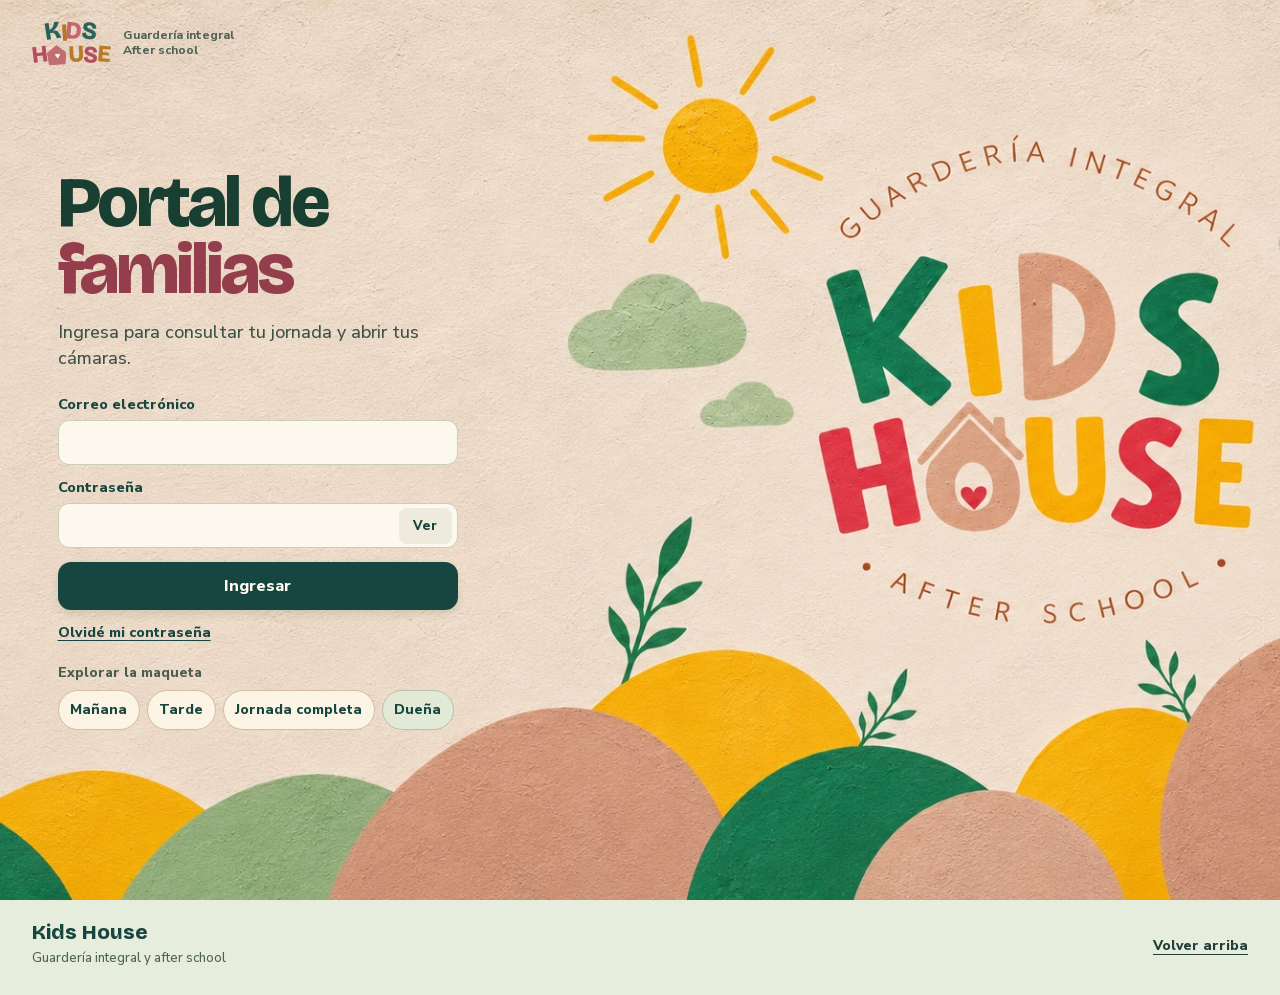
<file: index.html>
<!doctype html>
<html lang="es-CL">
<head>
  <meta charset="utf-8">
  <meta name="viewport" content="width=device-width, initial-scale=1">
  <meta name="theme-color" content="#f2e5d2">
  <meta name="robots" content="noindex">
  <meta name="description" content="Maqueta del portal de familias de Kids House. Prueba el ingreso, la jornada asignada y el mosaico de cámaras de demostración.">
  <title>Kids House · Portal de familias</title>
  <link rel="icon" href="assets/icon.png" type="image/png">
  <link rel="stylesheet" href="styles.css">
  <script type="module" src="portal.js"></script>
</head>
<body id="inicio">
  <a class="skip-link" href="#contenido">Ir al contenido</a>
  <header class="topbar">
    <div class="shell topbar-inner">
      <a class="brand" href="#inicio" aria-label="Kids House, inicio">
        <span class="wordmark" aria-hidden="true">
          <span class="wordmark-row wordmark-kids">
            <span>K</span><span>I</span><span>D</span><span>S</span>
          </span>
          <span class="wordmark-row wordmark-house">
            <span>H</span><span class="wordmark-home"><span>♥</span></span><span>U</span><span>S</span><span>E</span>
          </span>
        </span>
        <span class="brand-caption">Guardería integral<br>After school</span>
      </a>
      <nav class="owner-navigation" id="owner-navigation" aria-label="Portal de administración" hidden>
        <button type="button" data-owner-page="home" aria-controls="owner-home" aria-pressed="true">Inicio</button>
        <button type="button" data-owner-page="cameras" aria-controls="camaras" aria-pressed="false">Cámaras</button>
        <button type="button" data-owner-page="admin" aria-controls="admin-panel" aria-pressed="false">Administración</button>
      </nav>
      <button type="button" class="nav-link" id="sign-out" hidden>Cerrar sesión</button>
    </div>
  </header>

  <main id="contenido" tabindex="-1">
    <div class="hero" id="entry">
      <picture class="hero-wall">
        <source media="(max-width: 54rem)" srcset="assets/mural.jpg" width="1256" height="990">
        <img src="assets/mural-portada.jpg" width="1672" height="941"
          alt="Mural de Kids House con el nombre del centro, un sol y formas de colores" fetchpriority="high">
      </picture>
      <div class="shell hero-inner">
        <section class="hero-copy" id="sign-in" aria-labelledby="hero-title">
          <h1 id="hero-title" tabindex="-1">Portal de<br> <span>familias</span></h1>
          <p class="hero-description">Ingresa para consultar tu jornada y abrir tus cámaras.</p>
          <form class="entry-form" id="sign-in-form" method="post" autocomplete="off">
            <fieldset class="sign-in-fields" id="sign-in-fields" disabled>
              <label class="field" for="demo-user">
                Correo electrónico
                <input id="demo-user" name="correo" type="email" autocomplete="username" spellcheck="false" autocapitalize="none" required>
              </label>
              <div class="field">
                <label for="demo-password">Contraseña</label>
                <div class="password-field">
                  <input id="demo-password" name="clave" type="password" autocomplete="current-password" required>
                  <button type="button" id="toggle-password" aria-controls="demo-password" aria-label="Mostrar contraseña">Ver</button>
                </div>
              </div>
              <p class="form-error" id="sign-in-error" role="alert" hidden></p>
              <p class="access-feedback" id="sign-in-feedback" role="status" hidden></p>
              <button type="submit" class="button button-primary">Ingresar</button>
            </fieldset>
          </form>
          <button type="button" class="text-action forgotten-password" id="forgot-password">Olvidé mi contraseña</button>
          <div class="demo-access">
            <p id="demo-access-title">Explorar la maqueta</p>
            <div class="demo-options" role="group" aria-labelledby="demo-access-title">
              <button type="button" data-demo-family="morning">Mañana</button>
              <button type="button" data-demo-family="afternoon">Tarde</button>
              <button type="button" data-demo-family="full">Jornada completa</button>
              <button type="button" data-demo-family="owner">Dueña</button>
            </div>
          </div>
        </section>

        <section class="hero-copy access-pane" id="request-recovery" aria-labelledby="recovery-title" hidden>
          <h1 id="recovery-title" tabindex="-1">Recupera tu contraseña</h1>
          <p class="hero-description">Usa el correo con el que ingresas a Kids House.</p>
          <form class="entry-form access-form" id="recovery-form" method="post">
            <label class="field" for="recovery-email">Correo electrónico
              <input id="recovery-email" name="correo" type="email" autocomplete="email" required>
            </label>
            <button class="button button-primary" type="submit">Enviar código</button>
          </form>
          <button class="text-action forgotten-password" type="button" data-back-to-login>Volver al ingreso</button>
        </section>

        <section class="hero-copy access-pane" id="verify-recovery" aria-labelledby="verify-title" hidden>
          <h1 id="verify-title" tabindex="-1">Revisa tu correo</h1>
          <p class="hero-description">Si hay una cuenta asociada, recibirás un código de seis dígitos.</p>
          <details class="demo-inbox" id="demo-inbox">
            <summary>Abrir bandeja de prueba</summary>
            <p id="demo-inbox-message"></p>
            <p id="demo-inbox-code" hidden>Tu código es <strong></strong></p>
          </details>
          <form class="entry-form access-form" id="verify-form" method="post">
            <label class="field" for="verify-code">Código de recuperación
              <input id="verify-code" name="codigo" inputmode="numeric" autocomplete="one-time-code" maxlength="6" required>
            </label>
            <p class="form-error" id="verify-error" role="alert" hidden></p>
            <button class="button button-primary" type="submit">Verificar código</button>
          </form>
          <div class="access-links">
            <button class="text-action" type="button" id="resend-code">Generar otro código</button>
            <button class="text-action" type="button" id="change-recovery-email">Usar otro correo</button>
          </div>
        </section>

        <section class="hero-copy access-pane" id="password-setup" aria-labelledby="password-title" hidden>
          <h1 id="password-title" tabindex="-1">Crea tu contraseña</h1>
          <p class="hero-description" id="password-reason"></p>
          <form class="entry-form access-form" id="password-form" method="post">
            <label class="field" for="new-password">Nueva contraseña
              <input id="new-password" name="clave" type="password" autocomplete="new-password" minlength="8" maxlength="128" aria-describedby="password-hint" required>
            </label>
            <p class="admin-hint" id="password-hint">Usa al menos 8 caracteres y elige una clave de prueba para esta maqueta.</p>
            <label class="field" for="confirm-password">Repite la contraseña
              <input id="confirm-password" name="confirmacion" type="password" autocomplete="new-password" maxlength="128" required>
            </label>
            <p class="form-error" id="password-error" role="alert" hidden></p>
            <button class="button button-primary" type="submit">Guardar contraseña</button>
          </form>
          <button class="text-action forgotten-password" id="cancel-password-reset" type="button" data-back-to-login hidden>Volver al ingreso</button>
        </section>
      </div>
    </div>

    <section class="shell owner-home" id="owner-home" aria-labelledby="owner-title" hidden>
      <header class="owner-overview">
        <div>
          <p class="owner-date" id="owner-date"></p>
          <h1 id="owner-title" tabindex="-1">Resumen de Kids House</h1>
        </div>
        <button type="button" class="button button-primary" id="new-family-shortcut">Dar de alta a una familia <span aria-hidden="true">↗</span></button>
      </header>
      <dl class="owner-metrics" aria-label="Estadísticas del portal">
        <div><dt>Apoderados</dt><dd id="total-parents">0</dd></div>
        <div><dt>En línea</dt><dd id="total-online">0</dd></div>
        <div><dt>Peques inscritos</dt><dd id="total-children">0</dd></div>
        <div><dt>Accesos por activar</dt><dd id="total-pending">0</dd></div>
      </dl>
      <div class="owner-insights">
        <section class="insight-card" aria-labelledby="distribution-title">
          <h2 id="distribution-title">Apoderados por jornada</h2>
          <ul class="journey-distribution" id="journey-distribution"></ul>
        </section>
        <section class="insight-card" aria-labelledby="online-title">
          <h2 id="online-title">Apoderados conectados</h2>
          <p class="insight-note">Sesiones de prueba abiertas en este navegador.</p>
          <p class="online-empty" id="online-empty">Por ahora no hay apoderados conectados.</p>
          <ul class="online-list" id="online-list"></ul>
        </section>
      </div>
    </section>

    <section class="shell family-home" id="family-home" aria-labelledby="welcome-title" hidden>
      <div class="family-overview">
        <header class="family-welcome">
          <h1 id="welcome-title" tabindex="-1">Hola, familia de <span id="welcome-child"></span></h1>
          <p id="welcome-course"></p>
        </header>
        <section class="family-journey" aria-labelledby="journey-name">
          <p class="journey-label">Tu jornada</p>
          <h2 id="journey-name"></h2>
          <p class="journey-time" id="journey-hours"></p>
          <p class="journey-days">Lunes a viernes · Hora de Santiago</p>
        </section>
      </div>
      <section class="family-access" aria-labelledby="access-title">
        <span class="family-access-icon" aria-hidden="true"><span class="icon icon-camera"></span></span>
        <div class="family-access-copy">
          <h2 id="access-title">Cámaras</h2>
          <p role="status"><span id="access-state"></span> <span id="access-detail"></span></p>
        </div>
        <button type="button" class="button button-primary" id="open-cameras">Ver cámaras <span aria-hidden="true">↗</span></button>
      </section>
    </section>

    <section class="shell admin" id="admin-panel" aria-labelledby="admin-title" hidden>
      <header class="admin-heading">
        <h1 id="admin-title" tabindex="-1">Administración</h1>
        <p>Gestiona las inscripciones y el acceso de las familias.</p>
        <p class="admin-example">Maqueta con datos ficticios</p>
      </header>
      <div class="view-controls admin-controls" role="group" aria-label="Secciones de administración">
        <button type="button" data-admin-section="journeys" aria-controls="manage-journeys" aria-pressed="true">Jornadas</button>
        <button type="button" data-admin-section="courses" aria-controls="manage-courses" aria-pressed="false">Cursos</button>
        <button type="button" data-admin-section="children" aria-controls="manage-children" aria-pressed="false">Peques</button>
        <button type="button" data-admin-section="parents" aria-controls="manage-parents" aria-pressed="false">Familias</button>
      </div>

      <div class="admin-layout" id="manage-journeys" data-admin-pane="journeys">
        <form class="admin-card admin-form" id="new-journey" method="post" autocomplete="off">
          <h2>Nueva jornada</h2>
          <label class="field">Nombre <input type="text" name="nombre" required maxlength="70"></label>
          <div class="time-fields">
            <label class="field">Desde <input type="time" name="inicio" required></label>
            <label class="field">Hasta <input type="time" name="fin" required></label>
          </div>
          <p class="admin-hint">Lunes a viernes · Hora de Santiago</p>
          <button class="button button-primary" type="submit">Crear jornada</button>
          <p class="admin-feedback" role="status" hidden></p>
          <button class="text-action" type="button" data-next-input="#course-journey" data-admin-open="courses" hidden>Crear un curso con esta jornada →</button>
        </form>
        <section class="admin-card" aria-labelledby="registered-journeys">
          <h2 id="registered-journeys">Jornadas registradas</h2>
          <ul id="journey-records" class="admin-records"></ul>
        </section>
      </div>

      <div class="admin-layout" id="manage-courses" data-admin-pane="courses" hidden>
        <form class="admin-card admin-form" id="new-course" method="post" autocomplete="off">
          <h2>Nuevo curso</h2>
          <label class="field">Nombre del curso <input type="text" name="nombre" required maxlength="70"></label>
          <label class="field">Jornada <select name="jornada" id="course-journey" required></select></label>
          <button type="button" class="text-action" data-admin-open="journeys">Crear una jornada</button>
          <button class="button button-primary" type="submit">Crear curso</button>
          <p class="admin-feedback" role="status" hidden></p>
          <button class="text-action" type="button" data-next-input="#family-course" data-admin-open="parents" hidden>Inscribir una familia en este curso →</button>
        </form>
        <section class="admin-card" aria-labelledby="registered-courses">
          <h2 id="registered-courses">Cursos registrados</h2>
          <ul id="course-records" class="admin-records"></ul>
        </section>
      </div>

      <div class="admin-layout" id="manage-children" data-admin-pane="children" hidden>
        <form class="admin-card admin-form" id="new-child" method="post" autocomplete="off">
          <h2>Registrar niño o niña</h2>
          <label class="field">Nombre <input type="text" name="nombre" required maxlength="70"></label>
          <label class="field">Curso <select name="curso" id="child-course" aria-describedby="course-hint" required></select></label>
          <p class="admin-hint" id="course-hint">La jornada se toma del curso.</p>
          <button class="button button-primary" type="submit">Registrar niño o niña</button>
          <p class="admin-feedback" role="status" hidden></p>
          <button class="text-action" type="button" data-next-input="#parent-child" data-admin-open="parents" hidden>Vincular a su apoderado →</button>
        </form>
        <section class="admin-card" aria-labelledby="registered-children">
          <h2 id="registered-children">Niños y niñas registrados</h2>
          <ul id="child-records" class="admin-records"></ul>
        </section>
      </div>

      <div class="admin-layout admin-families" id="manage-parents" data-admin-pane="parents" hidden>
        <form class="admin-card family-registration" id="new-parent" method="post" autocomplete="off">
          <h2>Dar de alta una familia</h2>
          <div class="registration-fields">
            <fieldset>
              <legend>Niño o niña</legend>
              <label class="field">Inscripción <select name="nino" id="parent-child" required></select></label>
              <div class="new-child-fields" id="new-child-fields">
                <label class="field">Nombre del niño o niña <input type="text" name="nino_nombre" required maxlength="70"></label>
                <label class="field">Curso <select name="nino_curso" id="family-course" required></select></label>
                <button type="button" class="text-action" data-admin-open="courses">Crear un curso</button>
              </div>
              <p class="assignment-preview" id="family-assignment" aria-live="polite" hidden></p>
            </fieldset>
            <fieldset>
              <legend>Acceso del apoderado</legend>
              <label class="field">Nombre del apoderado <input type="text" name="nombre" required maxlength="70"></label>
              <label class="field">Correo electrónico <input type="email" name="correo" required maxlength="180" autocapitalize="none" spellcheck="false" aria-describedby="enrollment-hint"></label>
              <p class="admin-hint" id="enrollment-hint">Será su usuario. Al guardar se genera una clave temporal.</p>
            </fieldset>
          </div>
          <div class="registration-actions">
            <button class="button button-primary" type="submit">Crear acceso</button>
            <p class="admin-feedback" role="status" hidden></p>
          </div>
          <section class="temporary-access" id="temporary-access" aria-labelledby="temporary-title" hidden>
            <div>
              <h3 id="temporary-title">Acceso listo para entregar</h3>
              <p>El apoderado creará su propia contraseña al ingresar.</p>
              <dl>
                <div><dt>Correo</dt><dd id="temporary-email"></dd></div>
                <div><dt>Clave temporal</dt><dd><code id="temporary-password"></code></dd></div>
              </dl>
            </div>
            <button class="nav-link" id="copy-temporary" type="button">Copiar datos</button>
            <p class="admin-feedback" id="copy-feedback" role="status" hidden></p>
          </section>
        </form>
        <section class="admin-card" aria-labelledby="registered-parents">
          <h2 id="registered-parents">Familias registradas</h2>
          <ul id="parent-records" class="admin-records"></ul>
        </section>
      </div>
    </section>

    <section class="shell family-summary" id="family-summary" aria-labelledby="family-title" hidden>
      <span class="family-initial" id="family-initial" aria-hidden="true"></span>
      <div class="family-summary-text">
        <h1 id="family-title" tabindex="-1"></h1>
        <p id="family-details"></p>
      </div>
      <button type="button" class="nav-link" id="view-journey">Mi jornada</button>
    </section>

    <section class="shell viewer" id="camaras" aria-labelledby="viewer-title" hidden>
      <div class="viewer-heading">
        <div>
          <h2 id="viewer-title" tabindex="-1">Cámaras</h2>
          <p class="viewer-description">7 vistas con escenas de demostración</p>
        </div>
        <div class="view-controls" role="group" aria-label="Modo de visualización">
          <button type="button" id="grid-mode" aria-controls="camera-grid" aria-pressed="true">
            <span class="icon icon-grid" aria-hidden="true"></span> Mosaico
          </button>
          <button type="button" id="single-mode" aria-controls="single-view" aria-pressed="false">
            <span class="icon icon-single" aria-hidden="true"></span> Vista individual
          </button>
        </div>
      </div>
      <ul class="camera-grid" id="camera-grid" aria-label="Siete cámaras de demostración"></ul>

      <div class="single-view" id="single-view" hidden>
        <article class="featured" aria-labelledby="featured-title">
          <div class="featured-header">
            <p id="featured-number" class="channel-number"></p>
            <h3 id="featured-title" tabindex="-1"></h3>
          </div>
          <video id="camera-player" controls muted loop playsinline preload="metadata" aria-labelledby="featured-title"></video>
          <p id="player-message" class="player-message" role="status" hidden></p>
        </article>
        <div class="camera-picker">
          <h3>Elegir cámara</h3>
          <ul id="camera-picker" aria-label="Todas las cámaras"></ul>
        </div>
      </div>
    </section>
    <noscript><p class="shell">Activa JavaScript para probar el portal y explorar las cámaras de la maqueta.</p></noscript>
  </main>

  <footer class="footer">
    <div class="shell footer-inner">
      <div>
        <span class="footer-brand">Kids House</span>
        <span class="footer-description">Guardería integral y after school</span>
      </div>
      <a href="#inicio">Volver arriba</a>
    </div>
  </footer>
</body>
</html>
</file>
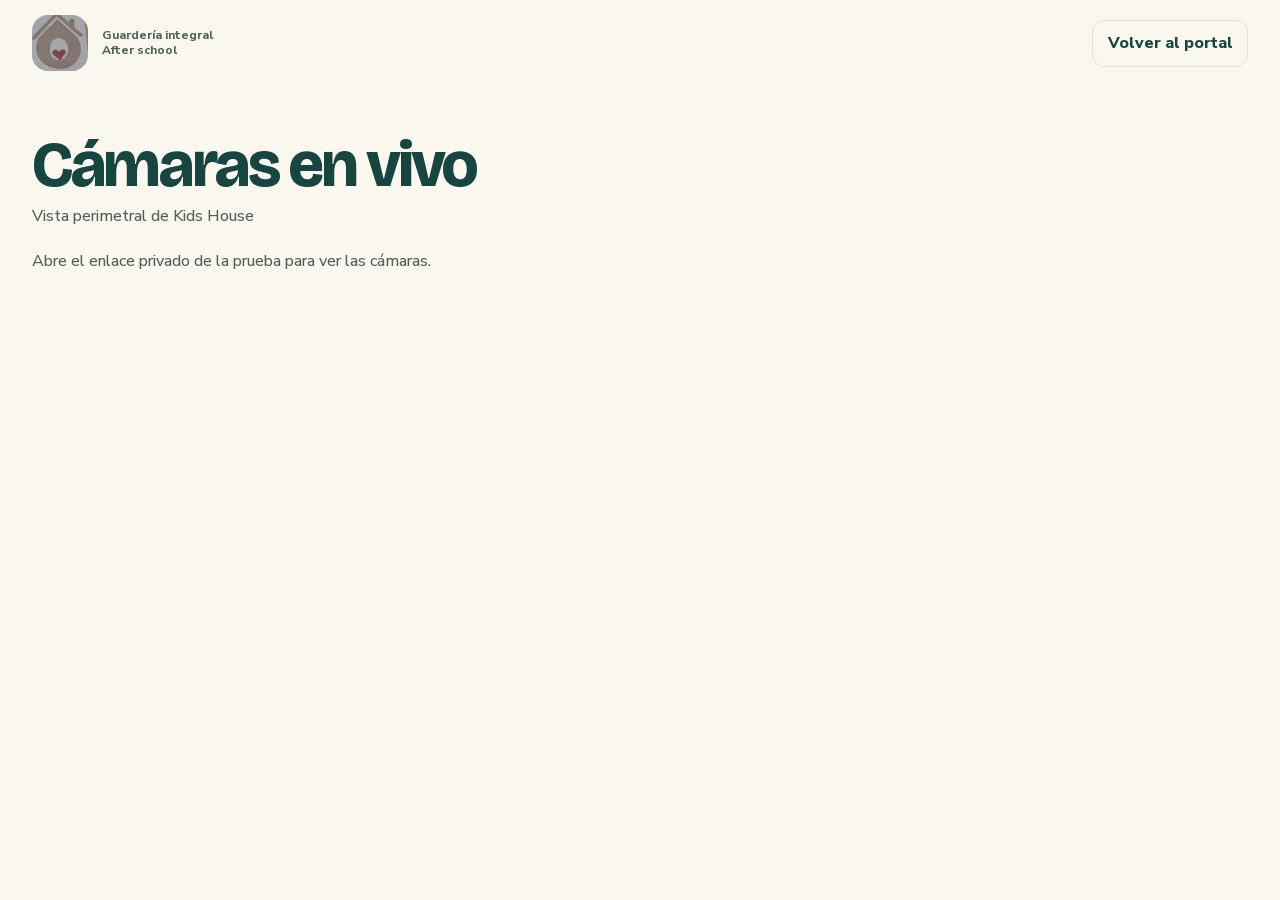
<file: en-vivo.html>
<!doctype html>
<html lang="es-CL">
<head>
  <meta charset="utf-8">
  <meta name="viewport" content="width=device-width, initial-scale=1">
  <meta name="theme-color" content="#f9f7ee">
  <meta name="robots" content="noindex">
  <meta name="referrer" content="no-referrer">
  <title>Cámaras en vivo · Kids House</title>
  <link rel="icon" href="assets/icon.png" type="image/png">
  <link rel="stylesheet" href="styles.css">
  <script src="en-vivo.js" defer></script>
</head>
<body>
  <a class="skip-link" href="#contenido">Ir al contenido</a>
  <header class="topbar">
    <div class="shell topbar-inner">
      <a href="./" class="brand" aria-label="Kids House, inicio">
        <img class="live-logo" src="assets/icon.png" width="56" height="56" alt="">
        <span class="brand-caption">Guardería integral<br>After school</span>
      </a>
      <a class="nav-link" href="./">Volver al portal</a>
    </div>
  </header>
  <main class="shell live-review" id="contenido" tabindex="-1">
    <h1>Cámaras en vivo</h1>
    <p>Vista perimetral de Kids House</p>
    <p id="live-message" role="status">Abre el enlace privado de la prueba para ver las cámaras.</p>
    <iframe id="live-frame" class="live-frame" title="Visor privado de las cámaras de Kids House"
      referrerpolicy="no-referrer" sandbox="allow-forms allow-scripts allow-same-origin"
      allow="autoplay; fullscreen" hidden></iframe>
  </main>
</body>
</html>
</file>
<file: styles.css>
@font-face {
  font-family: "Bricolage Grotesque";
  src: url("assets/bricolage.woff2") format("woff2");
  font-style: normal;
  font-weight: 400 800;
  font-display: swap;
}

@font-face {
  font-family: "Nunito Sans";
  src: url("assets/nunito-sans.woff2") format("woff2");
  font-style: normal;
  font-weight: 400 800;
  font-display: swap;
}

:root {
  color-scheme: light;
  --body: "Nunito Sans", sans-serif;
  --display: "Bricolage Grotesque", "Nunito Sans", sans-serif;
  --background: #f9f7ee;
  --paper: #fffdf6;
  --forest: #174640;
  --ink: #213f38;
  --muted: #4e6258;
  --sage: #dae8d4;
  --honey: #e8b653;
  --peach: #e78b64;
  --berry: #b84f64;
  --line: #e0e5d8;
  background: var(--background);
  color: var(--ink);
  font: 500 1rem/1.5 var(--body);
  scroll-behavior: smooth;
}

*, *::before, *::after { box-sizing: border-box; }
body {
  display: flex;
  flex-direction: column;
  min-height: 100vh;
  min-height: 100svh;
  margin: 0;
}
body > main { flex: 1; }
button { font: inherit; }
a { color: inherit; }
img { display: block; max-width: 100%; }
[hidden] { display: none !important; }
:focus-visible { outline: 3px solid #a54c62; outline-offset: 4px; }
.shell { width: min(100% - 3.5rem, 76rem); margin-inline: auto; }
.skip-link {
  position: fixed;
  z-index: 2;
  inset: .75rem auto auto .75rem;
  transform: translateY(-200%);
  padding: .65rem .95rem;
  color: white;
  background: var(--forest);
  border-radius: .6rem;
}
.skip-link:focus { transform: translateY(0); }

.topbar-inner, .footer-inner {
  display: flex;
  align-items: center;
  justify-content: space-between;
  gap: 1.5rem;
}
.topbar-inner { min-height: 5.4rem; }
.topbar-inner:has(.owner-navigation:not([hidden])) {
  display: grid;
  grid-template-columns: auto minmax(0, 1fr) auto;
}
.owner-navigation {
  display: flex;
  justify-self: center;
  gap: .3rem;
  padding: .3rem;
  border: 1px solid #e2e6d8;
  border-radius: 1rem;
  background: #efefe3;
}
.owner-navigation button {
  min-height: 2.65rem;
  padding: .35rem .95rem;
  border: 0;
  border-radius: .72rem;
  background: transparent;
  color: var(--forest);
  font-size: .93rem;
  font-weight: 850;
  cursor: pointer;
}
.owner-navigation button:hover { background: #e0e8d6; }
.owner-navigation button[aria-pressed="true"] { background: var(--forest); color: var(--paper); }
body:has(.hero:not([hidden])) .topbar {
  position: absolute;
  z-index: 2;
  inset: 0 0 auto;
}
.brand {
  display: inline-flex;
  align-items: center;
  gap: .85rem;
  flex-shrink: 0;
  text-decoration: none;
}
.wordmark {
  display: grid;
  justify-items: center;
  font: 800 1.48rem/.84 var(--display);
  font-variation-settings: "opsz" 78;
  letter-spacing: -.06em;
}
.wordmark-row { display: flex; align-items: center; gap: .045em; }
.wordmark-kids { font-size: 1.05em; padding-bottom: .12em; }
.wordmark-kids > :nth-child(1) { color: #27635b; transform: rotate(-9deg); }
.wordmark-kids > :nth-child(2) { color: #b37926; transform: rotate(-4deg) translateY(.06em); }
.wordmark-kids > :nth-child(3) { color: #c46870; transform: rotate(5deg); }
.wordmark-kids > :nth-child(4) { color: #2a6257; transform: rotate(7deg); }
.wordmark-house > :nth-child(1) { color: #b54c60; transform: rotate(-7deg); }
.wordmark-house > :nth-child(3) { color: #b97a29; transform: rotate(-3deg); }
.wordmark-house > :nth-child(4) { color: #b54c60; transform: rotate(4deg); }
.wordmark-house > :nth-child(5) { color: #b97a29; transform: rotate(5deg); }
.wordmark-home {
  display: inline-grid;
  place-items: end center;
  width: .82em;
  height: .85em;
  margin: 0 .03em;
  padding-bottom: .16em;
  color: #fff8ee;
  background: #c16d72;
  clip-path: polygon(50% 0, 100% 38%, 93% 99%, 8% 99%, 0 38%);
  transform: rotate(-3deg);
}
.wordmark-home > span { font: 800 .39em/1 var(--body); }
.brand-caption {
  font-size: .76rem;
  font-weight: 750;
  line-height: 1.23;
  color: var(--muted);
}
.live-logo { width: 3.5rem; height: 3.5rem; border-radius: 1rem; }
.live-review { padding-block: clamp(1.1rem, 4vw, 3rem) 3rem; }
.live-review h1 {
  margin-bottom: .45rem;
  font: 780 clamp(2.25rem, 5vw, 4.25rem)/.98 var(--display);
  letter-spacing: -.052em;
  color: var(--forest);
}
.live-review p { margin-bottom: 1.3rem; color: var(--muted); }
.live-frame {
  display: block;
  width: 100%;
  height: 34rem;
  border: 0;
  border-radius: 1.15rem;
  background: #0d141a;
}
.nav-link {
  display: inline-flex;
  align-items: center;
  gap: .6rem;
  padding: .65rem .9rem;
  border: 1px solid var(--line);
  border-radius: .75rem;
  background: transparent;
  font-weight: 800;
  color: var(--forest);
  text-decoration: none;
  cursor: pointer;
}
.nav-link:hover { background: var(--sage); }

.hero {
  position: relative;
  display: grid;
  min-height: max(42rem, 100svh);
  overflow: hidden;
  isolation: isolate;
  background: #f2e5d2;
}
.hero-wall {
  position: absolute;
  inset: 0;
  z-index: -1;
}
.hero-wall img {
  width: 100%;
  height: 100%;
  object-fit: cover;
  object-position: center bottom;
}
.hero-inner {
  display: grid;
  align-items: center;
  padding-block: clamp(7rem, 10vw, 9rem) clamp(7.25rem, 10vw, 9.5rem);
}
.hero-copy {
  max-width: min(28rem, 40vw);
  margin-inline-start: clamp(0rem, 2vw, 2rem);
}
h1, h2, h3, p { margin-top: 0; }
.hero h1 {
  margin-bottom: 1rem;
  font: 800 clamp(3.6rem, 5.65vw, 6.2rem)/.92 var(--display);
  font-variation-settings: "opsz" 85;
  letter-spacing: -.043em;
  color: #193f32;
}
.hero h1 span { color: #943e4d; overflow-wrap: anywhere; }
#hero-title span { white-space: nowrap; }
.hero-description {
  max-width: 24rem;
  margin-bottom: 1.4rem;
  color: #3d5348;
  font-size: clamp(1.02rem, 1.4vw, 1.175rem);
  line-height: 1.47;
}
.button {
  display: inline-flex;
  align-items: center;
  gap: .7rem;
  min-height: 3rem;
  padding: .65rem 1.15rem;
  border: 0;
  border-radius: .82rem;
  font-size: 1rem;
  font-weight: 850;
  text-decoration: none;
  cursor: pointer;
}
.button-primary { color: #fffcf1; background: var(--forest); }
.button-primary:hover { background: #286458; }
.button-primary:disabled { background: #d5dbca; color: #4d6156; cursor: not-allowed; }

.entry-form { max-width: 25rem; }
.sign-in-fields {
  display: grid;
  gap: .72rem;
  min-inline-size: 0;
  margin: 0;
  padding: 0;
  border: 0;
}
.field {
  display: grid;
  gap: .27rem;
  color: var(--forest);
  font-size: .91rem;
  font-weight: 850;
}
.field input, .field select {
  width: 100%;
  min-height: 2.82rem;
  padding: .56rem .73rem;
  border: 1px solid #cbcfb7;
  border-radius: .69rem;
  background: #fffdf2;
  color: var(--ink);
  font: 650 1rem/1.25 var(--body);
}
.field select {
  appearance: none;
  padding-right: 1.9rem;
  background-image: linear-gradient(45deg, transparent 50%, #446359 50%),
    linear-gradient(135deg, #446359 50%, transparent 50%);
  background-position: calc(100% - 15px) 53%, calc(100% - 10px) 53%;
  background-size: 5px 5px;
  background-repeat: no-repeat;
}
.field input:hover, .field select:hover { border-color: #8a9f8b; }
.entry-form .button { justify-content: center; width: 100%; }
.sign-in-fields input { background: #fffdf4df; }
.password-field { position: relative; }
.password-field input { padding-right: 5rem; }
.password-field button {
  position: absolute;
  inset: .28rem .34rem .28rem auto;
  min-width: 3.35rem;
  padding: .1rem .56rem;
  border: 0;
  border-radius: .5rem;
  background: #eeeadd;
  color: var(--forest);
  font: 800 .82rem var(--body);
  cursor: pointer;
}
.password-field button:hover { background: var(--sage); }
.sign-in-fields .button {
  margin-top: .12rem;
  box-shadow: 0 .26rem .55rem #2f542a22;
}
.form-error { margin: 0; color: #8a3144; font-size: .9rem; font-weight: 750; }
.access-feedback { margin: 0; color: #255746; font-size: .91rem; font-weight: 800; }
.hero .access-pane h1 { font-size: clamp(2.65rem, 4.6vw, 4.8rem); line-height: .98; }
.access-form { display: grid; gap: .83rem; }
.access-form input { background: #fffdf4ef; }
.forgotten-password { margin-top: .56rem; }
.access-links { display: flex; flex-wrap: wrap; gap: .4rem .85rem; margin-top: .56rem; }
.demo-inbox {
  max-width: 25rem;
  margin-bottom: .9rem;
  padding: .68rem .85rem;
  border: 1px solid #d4ccb6;
  border-radius: .75rem;
  background: #fff9e9e6;
  color: var(--forest);
  font-size: .88rem;
}
.demo-inbox summary { font-weight: 850; cursor: pointer; }
.demo-inbox p { margin: .48rem 0 0; overflow-wrap: anywhere; }
.demo-inbox strong { font-size: 1.1rem; letter-spacing: .08em; }
.demo-access { max-width: 25rem; margin-top: 1rem; }
.demo-access p { margin-bottom: .42rem; color: #4b5d4e; font-size: .88rem; font-weight: 780; }
.demo-options { display: flex; flex-wrap: wrap; gap: .42rem; }
.demo-options button {
  min-height: 2.5rem;
  padding: .36rem .73rem;
  border: 1px solid #cebea2;
  border-radius: 1.5rem;
  background: #fff9ead6;
  color: var(--forest);
  font-size: .875rem;
  font-weight: 800;
  cursor: pointer;
}
.demo-options [data-demo-family="owner"] { background: #e2ead7; border-color: #b6c3ac; }
.demo-options button:hover { background: var(--sage); border-color: #a5b8a1; }

.owner-home { display: grid; gap: 1.18rem; padding-bottom: clamp(2.4rem, 6vw, 5rem); }
.owner-overview {
  display: flex;
  align-items: end;
  justify-content: space-between;
  gap: 1.2rem;
  padding: clamp(1.4rem, 4.9vw, 3.4rem);
  border-radius: 1.9rem;
  background:
    radial-gradient(ellipse 24rem 15rem at 104% 125%, #c9d9bf 0 75%, transparent 75.5%),
    radial-gradient(ellipse 27rem 14rem at 86% 146%, #edd28f 0 75%, transparent 75.5%),
    radial-gradient(ellipse 16rem 12rem at 100% -40%, #e8bcaa 0 75%, transparent 75.5%),
    #f3e9d6;
}
.owner-date { margin: 0 0 .65rem; color: var(--muted); font-size: .92rem; font-weight: 850; }
.owner-date::first-letter { text-transform: uppercase; }
.owner-overview h1 { margin: 0; color: var(--forest); font: 800 clamp(2.4rem, 5.3vw, 4.65rem)/.98 var(--display); letter-spacing: -.047em; }
.owner-overview .button { flex: none; white-space: nowrap; }
.owner-metrics { display: grid; grid-template-columns: repeat(4, minmax(0, 1fr)); gap: .8rem; margin: 0; }
.owner-metrics > div {
  display: grid;
  gap: .65rem;
  align-content: space-between;
  min-width: 0;
  padding: clamp(.95rem, 2.6vw, 1.5rem);
  border: 1px solid var(--line);
  border-radius: 1.22rem;
  background: var(--paper);
}
.owner-metrics > div:nth-child(2) { background: #e9efde; }
.owner-metrics > div:nth-child(4) { background: #f7ecde; border-color: #ede3d7; }
.owner-metrics dt { color: var(--muted); font-size: .91rem; font-weight: 850; line-height: 1.3; }
.owner-metrics dd { margin: 0; color: var(--forest); font: 800 clamp(2.05rem, 4.15vw, 3.4rem)/1 var(--display); font-variant-numeric: tabular-nums; }
.owner-insights { display: grid; grid-template-columns: minmax(0, 1.2fr) minmax(0, 1fr); gap: .9rem; }
.insight-card {
  min-width: 0;
  padding: clamp(1.05rem, 2.9vw, 1.65rem);
  border: 1px solid var(--line);
  border-radius: 1.25rem;
  background: var(--paper);
}
.insight-card h2 { margin: 0; color: var(--forest); font: 780 1.42rem/1.12 var(--display); letter-spacing: -.024em; }
.insight-note { margin: .46rem 0 0; color: var(--muted); font-size: .91rem; }
.journey-distribution, .online-list { list-style: none; margin: 1.15rem 0 0; padding: 0; }
.journey-distribution { display: grid; gap: 1rem; }
.journey-distribution li { display: grid; grid-template-columns: minmax(0, 1fr) auto; gap: .35rem .7rem; }
.journey-distribution li span { font-weight: 750; overflow-wrap: anywhere; }
.journey-distribution strong { color: var(--muted); font-weight: 850; font-size: .86rem; }
.journey-bar { grid-column: 1 / -1; height: .52rem; border-radius: 2rem; background: #efeee4; overflow: hidden; }
.journey-bar span { display: block; height: 100%; border-radius: inherit; background: #81a791; }
.journey-distribution li:nth-child(3n + 2) .journey-bar span { background: #d6a658; }
.journey-distribution li:nth-child(3n) .journey-bar span { background: #cf8999; }
.online-empty { margin: 1rem 0 0; padding: .8rem; border-radius: .7rem; background: #f2f2e7; color: var(--muted); }
.online-list li { display: flex; align-items: center; gap: .72rem; padding: .66rem 0; border-top: 1px solid var(--line); }
.online-initial { display: grid; place-items: center; flex: 0 0 2.3rem; aspect-ratio: 1; border-radius: 50%; background: #dbe9d6; color: var(--forest); font-weight: 850; }
.online-list li div { display: grid; min-width: 0; gap: .05rem; overflow-wrap: anywhere; }
.online-list strong { color: var(--forest); }
.online-list li div span { color: var(--muted); font-size: .86rem; }

.family-home { display: grid; gap: 1.05rem; padding-bottom: clamp(2.2rem, 6vw, 5rem); }
.family-overview {
  display: grid;
  grid-template-columns: minmax(0, 1.5fr) minmax(15rem, 1fr);
  align-items: center;
  gap: clamp(1.2rem, 4vw, 4rem);
  padding: clamp(1.35rem, 5.3vw, 4.6rem);
  min-height: 20rem;
  border-radius: 2rem;
  background:
    radial-gradient(ellipse 27rem 19rem at 102% 119%, #c4d5b7 0 72%, transparent 72.5%),
    radial-gradient(ellipse 22rem 15rem at 73% 117%, #edc474 0 72%, transparent 72.5%),
    radial-gradient(ellipse 23rem 15rem at 97% 9%, #e7b8a7 0 72%, transparent 72.5%),
    #f3e8d5;
}
.family-welcome h1 {
  max-width: 12ch;
  margin-bottom: .68rem;
  color: var(--forest);
  overflow-wrap: anywhere;
  font: 800 clamp(2.55rem, 5.4vw, 5.35rem)/.97 var(--display);
  letter-spacing: -.052em;
}
.family-welcome h1 span { color: #975061; }
.family-welcome p { margin: 0; color: var(--muted); font-size: clamp(1rem, 2vw, 1.22rem); font-weight: 800; }
.family-journey {
  padding: clamp(1.1rem, 3vw, 1.65rem);
  border: 1px solid #fff8ea;
  border-radius: 1.3rem;
  background: #fffdf3f5;
  color: var(--forest);
  box-shadow: 0 .45rem 1.55rem #63593e17;
}
.journey-label, .journey-days { margin: 0; color: var(--muted); font-size: .91rem; font-weight: 750; }
.family-journey h2 { margin: .3rem 0 .65rem; font: 780 clamp(1.3rem, 2.4vw, 1.85rem)/1.1 var(--display); }
.journey-time { margin: 0 0 .28rem; font-size: 1.18rem; font-weight: 850; font-variant-numeric: tabular-nums; }
.family-access {
  display: grid;
  grid-template-columns: auto minmax(0, 1fr) auto;
  align-items: center;
  gap: clamp(.75rem, 2vw, 1.4rem);
  padding: clamp(1rem, 3vw, 1.65rem);
  border: 1px solid var(--line);
  border-radius: 1.35rem;
  background: var(--paper);
}
.family-access-icon {
  display: grid;
  place-items: center;
  inline-size: 3.25rem;
  block-size: 3.25rem;
  border-radius: 1rem;
  background: #f4e6d1;
  color: #72512e;
}
.family-access[data-open="true"] .family-access-icon { background: var(--sage); color: var(--forest); }
.family-access h2 { margin: 0 0 .16rem; color: var(--forest); font: 780 1.48rem/1.1 var(--display); }
.family-access p { margin: 0; color: var(--muted); }
#access-state { font-weight: 850; }
.family-access .button { white-space: nowrap; }

.family-summary {
  display: grid;
  grid-template-columns: auto minmax(0, 1fr) auto;
  align-items: center;
  gap: 1rem;
  padding: clamp(1.2rem, 3vw, 2rem);
  border: 1px solid #d6dfc9;
  border-radius: 1.42rem;
  background: #e8eedc;
}
.family-initial {
  display: grid;
  place-items: center;
  width: clamp(3rem, 5vw, 4.4rem);
  aspect-ratio: 1;
  border-radius: 50%;
  background: var(--forest);
  color: var(--paper);
  font: 780 clamp(1.5rem, 3vw, 2.25rem)/1 var(--display);
}
.family-summary h1 {
  margin: 0;
  color: var(--forest);
  font: 780 clamp(1.55rem, 3.4vw, 2.8rem)/1.04 var(--display);
  letter-spacing: -.045em;
}
.family-summary p { margin: .45rem 0 0; color: var(--muted); font-weight: 650; }
.family-summary .nav-link { background: var(--paper); white-space: nowrap; }
.family-summary .nav-link:hover { background: #f3f5ea; }

.admin { margin-bottom: clamp(2rem, 4.4vw, 4rem); }
.admin-heading {
  padding: clamp(1.3rem, 4vw, 2.8rem);
  border-radius: 1.7rem;
  background:
    radial-gradient(ellipse 19rem 12rem at 99% 128%, #d4a28e 0 72%, transparent 72.5%),
    radial-gradient(ellipse 20rem 13rem at 88% 127%, #ebc277 0 72%, transparent 72.5%),
    radial-gradient(ellipse 15rem 9rem at 99% -16%, #c5d4b7 0 72%, transparent 72.5%),
    #eff0e0;
  color: var(--forest);
}
.admin-heading h1 {
  margin-bottom: .55rem;
  font: 780 clamp(2rem, 4.4vw, 3.8rem)/1.04 var(--display);
  letter-spacing: -.055em;
}
.admin-heading > p { margin: 0; color: var(--muted); }
.admin-heading > .admin-example { margin-top: .45rem; font-size: .91rem; font-weight: 800; }
.admin-controls { margin: 1.1rem 0; }
.admin-layout { display: grid; grid-template-columns: minmax(0, 1fr) minmax(0, 1.32fr); gap: 1rem; align-items: start; }
.admin-card {
  min-width: 0;
  padding: clamp(1.05rem, 3vw, 1.5rem);
  border: 1px solid var(--line);
  border-radius: 1.16rem;
  background: var(--paper);
}
.admin-card h2 {
  margin: 0;
  color: var(--forest);
  font: 770 1.32rem/1.17 var(--display);
  letter-spacing: -.02em;
}
.admin-form { display: grid; gap: .88rem; }
.admin-form .button { justify-content: center; }
.text-action {
  justify-self: start;
  padding: .2rem 0;
  border: 0;
  background: transparent;
  color: var(--forest);
  font-size: .88rem;
  font-weight: 850;
  text-decoration: underline;
  text-underline-offset: .18em;
  cursor: pointer;
}
.text-action:hover { color: #98485e; }
.admin-families { grid-template-columns: minmax(0, 1fr); }
.family-registration { padding: clamp(1.08rem, 3vw, 2rem); }
.family-registration h2 { font-size: clamp(1.35rem, 2.8vw, 1.9rem); }
.registration-fields {
  display: grid;
  grid-template-columns: repeat(2, minmax(0, 1fr));
  gap: clamp(.85rem, 2.5vw, 1.6rem);
  margin-top: 1rem;
}
.registration-fields fieldset, .new-child-fields {
  display: grid;
  align-content: start;
  gap: .72rem;
}
.registration-fields fieldset {
  margin: 0;
  min-width: 0;
  padding: clamp(.85rem, 2vw, 1.25rem);
  border: 1px solid #dfe3d1;
  border-radius: 1rem;
  background: #f8f7ea;
}
.registration-fields legend { padding-inline: .38rem; color: var(--forest); font-weight: 850; }
.assignment-preview {
  margin: 0;
  padding: .56rem .7rem;
  border-radius: .55rem;
  background: #e3ecd8;
  color: var(--forest);
  font-size: .88rem;
  font-weight: 800;
}
.registration-actions { display: flex; flex-wrap: wrap; align-items: center; gap: .8rem 1.05rem; margin-top: 1rem; }
.temporary-access {
  display: grid;
  grid-template-columns: minmax(0, 1fr) auto;
  align-items: start;
  gap: .7rem;
  margin-top: 1rem;
  padding: clamp(.95rem, 2.7vw, 1.45rem);
  border: 1px solid #d1dfca;
  border-radius: 1rem;
  background: #e9efdf;
}
.temporary-access h3 { margin: 0; color: var(--forest); font: 780 1.25rem/1.15 var(--display); }
.temporary-access p { margin: .4rem 0 0; color: var(--muted); font-size: .91rem; }
.temporary-access dl { display: flex; flex-wrap: wrap; gap: .65rem 1.35rem; margin: .75rem 0 0; }
.temporary-access dt { color: var(--muted); font-size: .84rem; font-weight: 800; }
.temporary-access dd { margin: 0; color: var(--forest); font-weight: 850; overflow-wrap: anywhere; }
.temporary-access .nav-link { background: var(--paper); }
.temporary-access #copy-feedback { grid-column: 1 / -1; }
.time-fields { display: grid; grid-template-columns: repeat(2, minmax(0, 1fr)); gap: .7rem; }
.admin-hint, .admin-feedback { margin: 0; color: var(--muted); font-size: .91rem; font-weight: 700; }
.admin-feedback { color: #305f49; }
.admin-feedback[data-error="true"] { color: #8a3144; }
.admin-records { margin: .9rem 0 0; padding: 0; list-style: none; }
.admin-records li {
  display: grid;
  gap: .22rem;
  padding: .72rem 0;
  border-top: 1px solid var(--line);
  overflow-wrap: anywhere;
}
.admin-records strong { color: var(--forest); line-height: 1.18; }
.admin-records span { color: var(--muted); font-size: .91rem; }

.icon { flex: none; display: inline-block; width: 1rem; height: 1rem; position: relative; }
.icon-grid {
  background: currentColor;
  clip-path: polygon(0 0, 42% 0, 42% 42%, 0 42%, 0 0,
    58% 0, 100% 0, 100% 42%, 58% 42%, 58% 0, 0 0,
    0 58%, 42% 58%, 42% 100%, 0 100%, 0 58%,
    58% 58%, 100% 58%, 100% 100%, 58% 100%, 58% 58%, 0 58%);
}
.icon-single { height: .76rem; border: 1.8px solid currentColor; border-radius: .18rem; }
.icon-camera::before {
  content: "";
  position: absolute;
  inset: .18rem .22rem .18rem 0;
  border: 1.7px solid currentColor;
  border-radius: .23rem;
}
.icon-camera::after {
  content: "";
  position: absolute;
  inset: .2rem 0 .2rem auto;
  width: .33rem;
  background: currentColor;
  clip-path: polygon(0 38%, 100% 0, 100% 100%, 0 62%);
}

.viewer { padding-block: clamp(2.4rem, 3.55vw, 3.3rem); scroll-margin-top: 1rem; }
.viewer-heading {
  display: flex;
  justify-content: space-between;
  align-items: end;
  gap: 1.1rem;
  margin-bottom: 1.15rem;
}
.viewer-heading h2 {
  margin-bottom: .05rem;
  font: 780 clamp(2rem, 3.45vw, 3rem)/1 var(--display);
  letter-spacing: -.047em;
}
.viewer-description { margin: .48rem 0 0; color: var(--muted); }
.view-controls {
  display: inline-flex;
  flex: none;
  gap: .15rem;
  padding: .28rem;
  background: #eeeee2;
  border: 1px solid #e3e6d8;
  border-radius: .92rem;
}
.view-controls button {
  display: inline-flex;
  align-items: center;
  justify-content: center;
  gap: .52rem;
  min-height: 2.62rem;
  padding: .35rem .72rem;
  border: 1px solid transparent;
  border-radius: .64rem;
  color: #40584c;
  background: transparent;
  font-size: .9rem;
  font-weight: 800;
  white-space: nowrap;
  cursor: pointer;
}
.view-controls button[aria-pressed="true"] {
  color: var(--forest);
  border-color: #dfe6d5;
  background: var(--paper);
  box-shadow: 0 .093rem .2rem #1e453915;
}
.view-controls button[aria-pressed="false"]:hover { background: var(--sage); }

.camera-grid, .camera-picker ul {
  list-style: none;
  margin: 0;
  padding: 0;
}
.camera-grid { display: grid; grid-template-columns: repeat(4, minmax(0, 1fr)); gap: 1.01rem; }
.camera-grid li { min-width: 0; }
.camera {
  display: grid;
  width: 100%;
  height: 100%;
  padding: .37rem;
  border: 1px solid var(--line);
  border-radius: 1.19rem;
  background: var(--paper);
  color: var(--ink);
  text-align: left;
  cursor: pointer;
  transition: border-color .17s, box-shadow .17s;
}
.camera:hover {
  border-color: #a5bea4;
  box-shadow: 0 .4rem 1rem #2a50331c;
}
.camera-image {
  position: relative;
  display: block;
  overflow: hidden;
  aspect-ratio: 4 / 3;
  border-radius: .88rem;
  background: var(--sage);
}
.camera-image img { width: 100%; height: 100%; object-fit: cover; }
.expand {
  position: absolute;
  display: grid;
  place-items: center;
  inset: auto .57rem .57rem auto;
  width: 2rem;
  height: 2rem;
  border-radius: .62rem;
  background: #fffdf2ee;
  color: var(--forest);
}
.expand::before {
  content: "";
  width: .82rem;
  height: .82rem;
  border: .12rem solid;
  border-radius: .1rem;
  mask-image: radial-gradient(circle, transparent 57%, #000 61%);
}
.camera-caption { display: grid; gap: .18rem; padding: .67rem .62rem .62rem; }
.channel-number {
  margin-bottom: 0;
  font-size: .82rem;
  line-height: 1.2;
  color: #4f6558;
  font-weight: 850;
}
.camera-name {
  font: 750 clamp(.96rem, 1.5vw, 1.17rem)/1.15 var(--display);
  letter-spacing: -.014em;
}

.single-view { display: grid; grid-template-columns: minmax(0, 3fr) minmax(15rem, 1fr); gap: 1rem; }
.featured, .camera-picker {
  background: var(--paper);
  border: 1px solid var(--line);
  padding: .75rem;
  border-radius: 1.25rem;
}
.featured { align-self: start; min-width: 0; }
.featured-header { padding: .45rem .38rem .72rem; }
.featured-header .channel-number { margin-bottom: .22rem; }
.featured-header h3, .camera-picker h3 {
  margin-bottom: 0;
  font: 775 clamp(1.15rem, 2.35vw, 1.7rem)/1.18 var(--display);
  letter-spacing: -.027em;
}
.featured video {
  display: block;
  width: 100%;
  max-height: 60vh;
  aspect-ratio: 16 / 9;
  background: #18312c;
  object-fit: contain;
  border-radius: .8rem;
}
.player-message { margin: .65rem 0 0; font-size: .9rem; color: var(--muted); }
.camera-picker h3 { margin: .4rem .3rem .65rem; font-size: 1.1rem; }
.camera-picker ul { display: grid; gap: .32rem; }
.camera-picker button {
  display: flex;
  align-items: center;
  gap: .65rem;
  width: 100%;
  padding: .36rem .45rem;
  border: 1px solid transparent;
  border-radius: .69rem;
  background: transparent;
  color: var(--ink);
  text-align: left;
  cursor: pointer;
}
.camera-picker button[aria-current="true"] { background: #e5eddb; border-color: #cbdcc9; }
.camera-picker button:hover { background: #edf1e4; }
.camera-picker button img {
  flex: none;
  width: 3.3rem;
  height: 2.4rem;
  object-fit: cover;
  background: var(--sage);
  border-radius: .34rem;
}
.camera-picker button span { display: grid; gap: .1rem; font-weight: 800; line-height: 1.12; font-size: .9rem; }

.footer { padding-block: 1.3rem 1.6rem; background: #e6eddd; }
.footer-brand { display: block; font: 780 1.3rem/1.18 var(--display); color: var(--forest); }
.footer-description { font-size: .83rem; color: var(--muted); }
.footer a { font-size: .875rem; font-weight: 800; text-underline-offset: .22rem; }

@media (max-width: 65rem) {
  .hero-wall img { object-position: 67% bottom; }
  .hero-copy { margin-inline-start: 0; }
  .hero h1 { font-size: clamp(3.4rem, 6.1vw, 4.55rem); }
  .camera-grid { grid-template-columns: repeat(3, minmax(0, 1fr)); }
}

@media (max-width: 54rem) {
  body:has(.hero:not([hidden])) .topbar { position: relative; background: #f2e5d2; }
  .hero { min-height: auto; }
  .hero-wall { position: relative; }
  .hero-wall img {
    height: auto;
    max-height: min(48rem, 57vw);
    object-position: center 42%;
    mask-image: linear-gradient(transparent, #000 5% 84%, transparent);
  }
  .hero-inner {
    width: min(100% - 3rem, 30rem);
    padding-block: clamp(.55rem, 2vw, 1.4rem) 2.65rem;
  }
  .hero-copy { max-width: none; }
  .hero h1 { margin-bottom: .8rem; font-size: clamp(2.9rem, 9.5vw, 4.65rem); }
  .hero h1 br { display: none; }
  .hero-description { margin-bottom: 1.12rem; }
  .entry-form, .demo-access { max-width: none; }
}

@media (max-width: 46rem) {
  .shell { width: calc(100% - 2rem); }
  .topbar-inner { min-height: 4.55rem; }
  .topbar-inner:has(.owner-navigation:not([hidden])) { grid-template-columns: minmax(0, 1fr) auto; gap: .8rem; padding-block: .85rem .95rem; }
  .owner-navigation { grid-column: 1 / -1; grid-row: 2; justify-self: stretch; display: grid; grid-template-columns: 1fr 1fr 1.26fr; }
  .owner-navigation button { padding-inline: .4rem; font-size: .87rem; }
  .hero-wall img { max-height: min(28rem, 74vw); }
  .hero-inner { width: min(100% - 2rem, 30rem); }
  .camera-grid { grid-template-columns: repeat(2, minmax(0, 1fr)); gap: .66rem; }
  .single-view { grid-template-columns: 1fr; }
  .camera-picker ul { grid-template-columns: repeat(2, minmax(0, 1fr)); }
  .admin-layout { grid-template-columns: 1fr; }
  .registration-fields { grid-template-columns: 1fr; }
  .family-overview { grid-template-columns: 1fr; min-height: 0; border-radius: 1.35rem; }
  .family-welcome h1 { max-width: 18ch; }
  .owner-overview { align-items: start; flex-direction: column; border-radius: 1.4rem; }
  .owner-insights { grid-template-columns: minmax(0, 1fr); }
}

@media (max-width: 31rem) {
  .shell { width: calc(100% - 1.65rem); }
  .brand { gap: .6rem; }
  .brand-caption { font-size: .7rem; }
  .nav-link { padding: .48rem .62rem; gap: .4rem; font-size: .87rem; }
  .viewer-heading { align-items: start; flex-direction: column; gap: .85rem; }
  .view-controls { display: flex; align-self: stretch; }
  .view-controls button { flex: 1; }
  .admin-controls { display: grid; grid-template-columns: repeat(2, minmax(0, 1fr)); }
  .camera { border-radius: .95rem; padding: .28rem; }
  .camera-image { border-radius: .71rem; }
  .camera-caption { padding: .56rem .4rem .5rem; }
  .expand { inset: auto .38rem .38rem auto; width: 1.65rem; height: 1.65rem; }
  .camera-picker button img { width: 2.55rem; height: 2rem; }
  .family-summary { grid-template-columns: auto minmax(0, 1fr); gap: .82rem; }
  .family-summary .nav-link { grid-column: 2; justify-self: start; }
  .family-access { grid-template-columns: auto minmax(0, 1fr); }
  .family-access .button { grid-column: 1 / -1; justify-content: center; }
  .registration-actions .button { width: 100%; justify-content: center; }
  .temporary-access { grid-template-columns: minmax(0, 1fr); }
  .temporary-access .nav-link { justify-self: start; }
  .owner-metrics { grid-template-columns: repeat(2, minmax(0, 1fr)); }
}

@media (max-width: 22rem) {
  .topbar-inner { gap: .75rem; }
  .brand-caption { display: none; }
  .hero h1 { font-size: 2.65rem; }
}

@media (prefers-reduced-motion: reduce) {
  :root { scroll-behavior: auto; }
  .camera { transition: none; }
}
</file>
